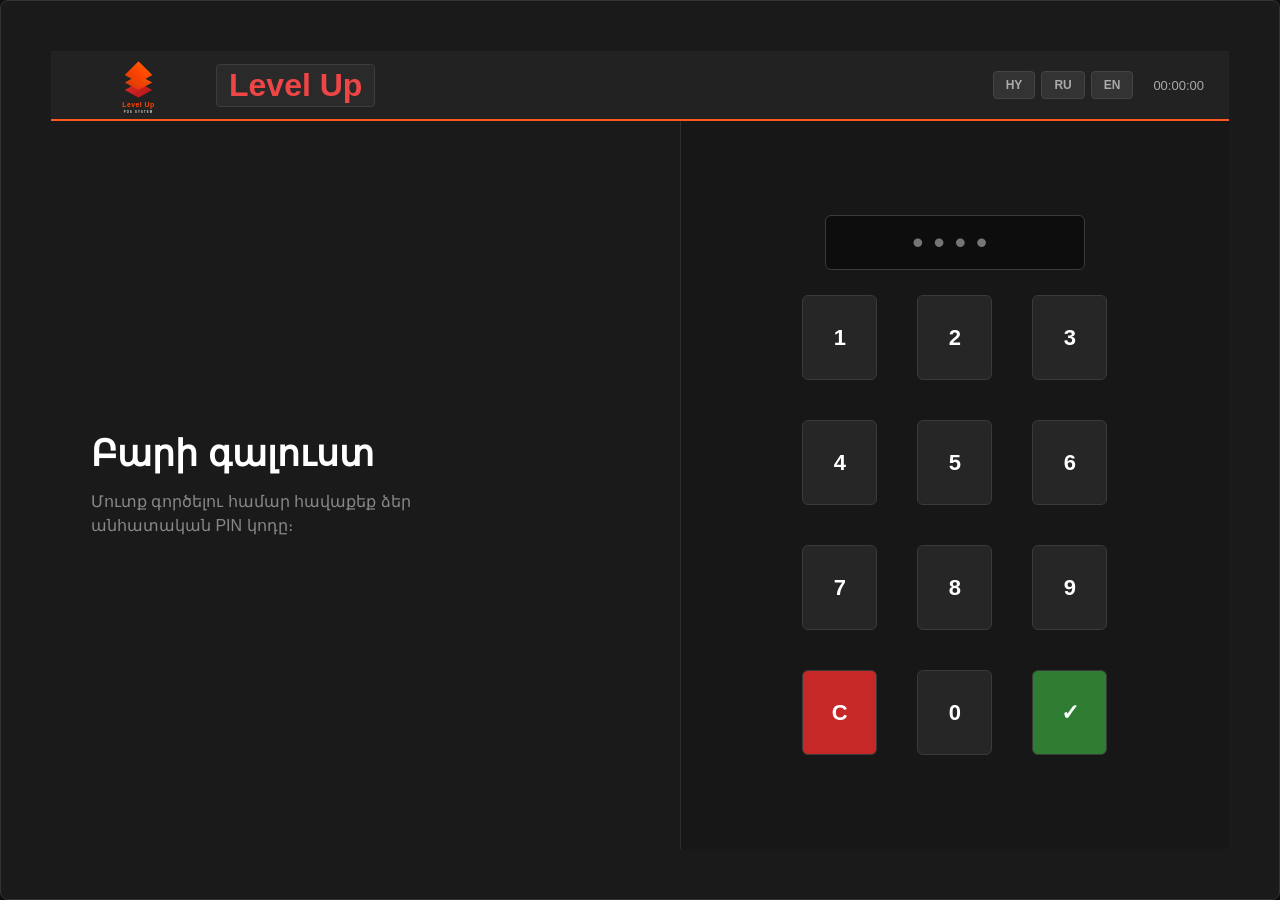
<file: index.html>
<!DOCTYPE html>
<html lang="hy">
<head>
    <meta charset="UTF-8">
    <meta name="viewport" content="width=device-width, initial-scale=1.0">
    <title>Level Up POS - Login</title>
    <link rel="stylesheet" href="style.css">
</head>
<body>

    <div class="LevelUp">
        <div class="header">
            <div class="logo">
                <img src="gemini-svg.svg" alt="Logo"> 
                <span>Level Up</span>
            </div>
            <div class="header-right">
                <div class="lang-selector">
                    <button class="lang-btn" data-lang="hy">HY</button>
                    <button class="lang-btn" data-lang="ru">RU</button>
                    <button class="lang-btn" data-lang="en">EN</button>
                </div>
                <div class="system-info" id="clock">00:00:00</div>
            </div>
        </div>

        <div class="screen">
            <div class="login-screen" id="loginScreen">
                <div class="left-panel">
                    <h1 class="welcome-title" data-i18n="welcomeTitle">Բարի գալուստ</h1>
                    <p class="welcome-sub" data-i18n="welcomeSub">Մուտք գործելու համար հավաքեք ձեր անհատական PIN կոդը։</p>
                </div>
                <div class="right-panel">
                    <input type="password" class="pin-display" id="pinDisplay" readonly placeholder="••••">
                    <div class="keypad">
                        <button class="key-btn" value="1">1</button>
                        <button class="key-btn" value="2">2</button>
                        <button class="key-btn" value="3">3</button>
                        <button class="key-btn" value="4">4</button>
                        <button class="key-btn" value="5">5</button>
                        <button class="key-btn" value="6">6</button>
                        <button class="key-btn" value="7">7</button>
                        <button class="key-btn" value="8">8</button>
                        <button class="key-btn" value="9">9</button>
                        <button class="key-btn clear" value="C">C</button>
                        <button class="key-btn" value="0">0</button>
                        <button class="key-btn enter" value="enter">✓</button>
                    </div>
                </div>
            </div>

            <div class="shift-screen hidden" id="shiftScreen">
                <div class="user-badge">
                    <h2 id="shiftUserName">Անուն Ազգանուն</h2>
                    <p id="shiftUserPosition">Պաշտոն</p>
                </div>
                <button class="action-btn" id="startShiftBtn" data-i18n="openShift">Բացել անձնական հերթափոխը</button>
            </div>
        </div>
    </div>

    <script type="module" src="login.js"></script>
</body>
</html>
</file>
<file: style.css>
* {
    box-sizing: border-box;
    margin: 0;
    padding: 0;
    font-family: 'Segoe UI', Tahoma, Geneva, Verdana, sans-serif;
    user-select: none;
}

body {
    background-color: #121212;
    color: #ffffff;
    height: 100vh;
    display: flex;
    justify-content: center;
    align-items: center;
    overflow: hidden;
}

.hidden { 
    display: none !important; 
}

.LevelUp {
    width: 100%;
    height: 100vh;
    background-color: #1a1a1a;
    border-radius: 8px;
    box-shadow: 0 15px 40px rgba(0,0,0,0.8);
    display: flex;
    flex-direction: column;
    border: 1px solid #333;
    overflow: hidden;
    position: relative;
    padding: 50px;
}

.header {
    background-color: #222;
    padding: 12px 25px;
    display: flex;
    justify-content: space-between;
    align-items: center;
    border-bottom: 2px solid #ff5722;
    height: 70px;
}

.logo { 
    display: flex; 
    align-items: center; 
    gap: 15px; 
}

.logo img { 
    width: 125px; 
    height: 95px; 
    object-fit: contain; 
    padding: 10px 8px;
}

.logo span { 
    color: #ee4646; 
    font-size: 32px; 
    font-weight: bold; 
    background: #2a2a2a; 
    padding: 2px 12px; 
    border-radius: 4px; 
    border: 1px solid #3d3d3d; 
}

.header-right { 
    display: flex; 
    align-items: center; 
    gap: 20px; 
}

.lang-selector { 
    display: flex; 
    gap: 6px; 
}

.lang-btn {
    background-color: #333;
    border: 1px solid #444;
    color: #aaa;
    padding: 6px 12px;
    border-radius: 4px;
    cursor: pointer;
    font-weight: bold;
    font-size: 12px;
    transition: background-color 0.2s;
}

.lang-btn:hover {
    background-color: #444;
    color: #fff;
}

.lang-btn.active {
    background-color: #ff5722;
    color: #fff;
    border-color: #ff5722;
}

.system-info { 
    font-size: 13px; 
    color: #aaa; 
}

.screen { 
    display: flex; 
    flex: 1; 
    height: calc(720px - 70px); 
    width: 100%;
}

/* LOGIN SCREEN */
.login-screen { 
    display: flex; 
    width: 100%; 
    height: 100%; 
}

.left-panel { 
    flex: 1; 
    padding: 40px; 
    border-right: 1px solid #2d2d2d; 
    display: flex; 
    flex-direction: column; 
    justify-content: center; 
}

.right-panel { 
    flex: 1; 
    display: flex; 
    flex-direction: column; 
    justify-content: center; 
    align-items: center; 
    background-color: #171717; 
}

.welcome-title { 
    font-size: 36px; 
    margin-bottom: 15px; 
    color: #fff; 
}

.welcome-sub { 
    color: #888; 
    font-size: 16px; 
    line-height: 1.5; 
    max-width: 320px; 
}

.pin-display { 
    width: 260px; 
    height: 55px; 
    background-color: #0d0d0d; 
    border: 1px solid #3a3a3a; 
    border-radius: 6px; 
    margin-bottom: 25px; 
    text-align: center; 
    font-size: 32px; 
    letter-spacing: 10px; 
    color: #4caf50; 
    outline: none; 
}

.keypad { 
    display: grid; 
    grid-template-columns: repeat(3, 75px); 
    gap: 40px; 
}

.key-btn { 
    height: 85px; 
    background-color: #262626; 
    border: 1px solid #3a3a3a; 
    border-radius: 6px; 
    color: white; 
    font-size: 22px; 
    font-weight: bold; 
    cursor: pointer; 
    transition: background-color 0.15s;
}

.key-btn:active {
    opacity: 0.8;
}

.key-btn.clear { 
    background-color: #c62828; 
}

.key-btn.enter { 
    background-color: #2e7d32; 
}

.shift-screen { 
    width: 100%; 
    display: flex; 
    flex-direction: column; 
    align-items: center; 
    justify-content: center; 
    gap: 30px; 
}

.user-badge { 
    text-align: center; 
}

.user-badge h2 { 
    font-size: 28px; 
    color: #fff; 
}

.user-badge p { 
    color: #ff5722; 
    font-size: 18px; 
    margin-top: 5px; 
}

.action-btn { 
    width: 320px; 
    padding: 18px; 
    background-color: #ff5722; 
    border: none; 
    border-radius: 6px; 
    color: white; 
    font-size: 25px; 
    font-weight: bold; 
    cursor: pointer; 
    transition: background-color 0.2s;
}

.action-btn:hover {
    background-color: #e64a19;
}

.floor-screen { 
    width: 100%; 
    display: flex; 
    flex-direction: column; 
}

.zone-bar { 
    background-color: #222; 
    padding: 12px 20px; 
    display: flex; 
    gap: 10px; 
    border-bottom: 1px solid #333; 
}

.zone-btn { 
    padding: 10px 20px; 
    background-color: #333; 
    border: 1px solid #444; 
    color: #ccc; 
    border-radius: 6px; 
    cursor: pointer; 
    font-weight: 600; 
}

.zone-btn.active { 
    background-color: #ff5722; 
    color: white; 
    border-color: #ff5722; 
}

.tables-grid { 
    flex: 1; 
    padding: 25px; 
    display: grid; 
    grid-template-columns: repeat(auto-fill, minmax(140px, 1fr)); 
    grid-auto-rows: 110px; 
    gap: 20px; 
    overflow-y: auto; 
    background-color: #171717; 
}

.table-card { 
    background-color: #242424; 
    border: 1px solid #3a3a3a; 
    border-radius: 8px; 
    padding: 15px; 
    display: flex; 
    flex-direction: column; 
    justify-content: space-between; 
    cursor: pointer; 
    color: #ccc; 
    transition: transform 0.1s, border-color 0.2s;
}

.table-card:hover {
    border-color: #ff5722;
    transform: translateY(-2px);
}

.table-card.busy { 
    background-color: #fbc02d; 
    color: #111; 
    border: 1px solid #f57f17; 
    font-weight: bold; 
}

.table-name { 
    font-size: 18px; 
    font-weight: bold; 
}

.table-info { 
    font-size: 13px; 
    color: #888; 
    display: flex; 
    justify-content: space-between; 
}

.floor-footer { 
    background-color: #222; 
    padding: 15px 25px; 
    display: flex; 
    justify-content: space-between; 
    align-items: center; 
    border-top: 1px solid #333; 
}

.logout-btn { 
    padding: 10px 20px; 
    background-color: #d32f2f; 
    border: none; 
    color: white; 
    border-radius: 6px; 
    cursor: pointer; 
    font-weight: bold; 
}

/* ORDER PANEL (2 հավասար պատուհան) */
.order-panel-screen { 
    width: 100%; 
    height: 100%; 
    background-color: #121212; 
}

.order-panel-container { 
    width: 100%; 
    height: 100%; 
    display: flex; 
    flex-direction: column; 
}

.order-panel-header { 
    background-color: #1e1e1e; 
    padding: 12px 25px; 
    display: flex; 
    justify-content: space-between; 
    align-items: center; 
    border-bottom: 2px solid #ff5722; 
}

.header-left { 
    display: flex; 
    align-items: center; 
    gap: 12px; 
}

.guest-tag { 
    background-color: #ff5722; 
    padding: 4px 10px; 
    border-radius: 12px; 
    font-size: 13px; 
    font-weight: bold; 
}

.header-center { 
    display: flex; 
    gap: 20px; 
    font-size: 13px; 
    color: #ccc; 
}

.order-panel-body { 
    flex: 1; 
    display: flex; 
    overflow: hidden; 
    background-color: #161616; 
}

/* Ձախ պատուհան (50%) */
.order-left-window { 
    flex: 1; 
    width: 50%;
    display: flex; 
    flex-direction: column; 
    border-right: 2px solid #2a2a2a; 
    padding: 15px; 
    overflow-y: auto;
}

/* Աջ պատուհան (50%) */
.order-right-window { 
    flex: 1; 
    width: 50%;
    background-color: #1a1a1a; 
    display: flex; 
    flex-direction: column; 
    padding: 15px; 
    overflow-y: auto;
}

/* Մենյուի բաժինները ձախ կողմում՝ flex-wrap-ով */
.category-tabs { 
    display: flex; 
    flex-wrap: wrap; 
    gap: 10px; 
    margin-bottom: 15px; 
    width: 100%;
}

.cat-tab { 
    padding: 10px 18px; 
    background-color: #282828; 
    border: 1px solid #3d3d3d; 
    color: #ccc; 
    border-radius: 6px; 
    cursor: pointer; 
    font-weight: 600; 
}

.cat-tab.active { 
    background-color: #ff5722; 
    color: white; 
    border-color: #ff5722; 
}

.menu-items-grid { 
    flex: 1; 
    display: grid; 
    grid-template-columns: repeat(auto-fill, minmax(130px, 1fr)); 
    grid-auto-rows: 85px; 
    gap: 12px; 
    overflow-y: auto; 
}

.menu-card { 
    background-color: #222; 
    border: 1px solid #333; 
    border-radius: 8px; 
    padding: 12px; 
    display: flex; 
    flex-direction: column; 
    justify-content: space-between; 
    cursor: pointer; 
    transition: background-color 0.2s, border-color 0.2s;
}

.menu-card:hover { 
    border-color: #ff5722; 
    background-color: #2c2c2c; 
}

.menu-item-name { 
    font-size: 13px; 
    font-weight: 600; 
}

.menu-item-price { 
    font-size: 13px; 
    color: #ff5722; 
    font-weight: bold; 
}

.order-items-list { 
    flex: 1; 
    overflow-y: auto; 
    display: flex; 
    flex-direction: column; 
    gap: 10px; 
}

.empty-msg { 
    color: #666; 
    text-align: center; 
    margin-top: 30px; 
}

.order-item-row { 
    background-color: #242424; 
    padding: 8px 10px; 
    border-radius: 6px; 
    display: flex; 
    justify-content: space-between; 
    align-items: center; 
}

.item-sum { 
    font-weight: bold; 
    color: #ff5722; 
    width: 85px; 
    text-align: right; 
    font-size: 20px; 
}

.order-total-bar { 
    margin-top: 10px; 
    padding-top: 10px; 
    border-top: 2px solid #333; 
    display: flex; 
    justify-content: space-between; 
    font-size: 20px; 
    font-weight: bold; 
    color: #fff; 
}

.order-panel-footer { 
    background-color: #1e1e1e; 
    padding: 12px 25px; 
    display: flex; 
    justify-content: space-between; 
    gap: 20px; 
    border-top: 1px solid #333; 
}

.action-footer-btn { 
    flex: 1; 
    padding: 12px; 
    border: none; 
    border-radius: 6px; 
    font-size: 16px; 
    font-weight: bold; 
    cursor: pointer; 
    color: #fff; 
}

.cancel-btn { background-color: #c62828; }
.accept-btn { background-color: #2e7d32; }

/* MODAL */
.modal-overlay { 
    position: absolute; 
    top: 0; left: 0; 
    width: 100%; height: 100%; 
    background: rgba(0,0,0,0.85); 
    display: flex; justify-content: center; align-items: center; 
    z-index: 100; 
}

.guests-modal { 
    background-color: #222; 
    width: 450px; 
    padding: 20px; 
    border-radius: 10px; 
    border: 1px solid #444; 
    display: flex; flex-direction: column; align-items: center; 
}

.guests-display { 
    font-size: 36px; font-weight: bold; color: #ff5722; margin-bottom: 12px; 
}

.modal-keypad { 
    display: grid; grid-template-columns: repeat(3, 65px); gap: 20px; margin-bottom: 15px; 
}

.modal-actions { display: flex; gap: 10px; width: 100%; }
.modal-btn { flex: 1; padding: 10px; border: none; border-radius: 6px; font-weight: bold; cursor: pointer; }
.modal-btn.cancel { background-color: #444; color: white; }

.order-summary-details {
    margin-top: 10px;
    padding-top: 8px;
    border-top: 1px solid #333;
    display: flex;
    flex-direction: column;
    gap: 4px;
}
.summary-line {
    display: flex;
    justify-content: space-between;
    font-size: 13px;
    color: #aaa;
}
</file>
